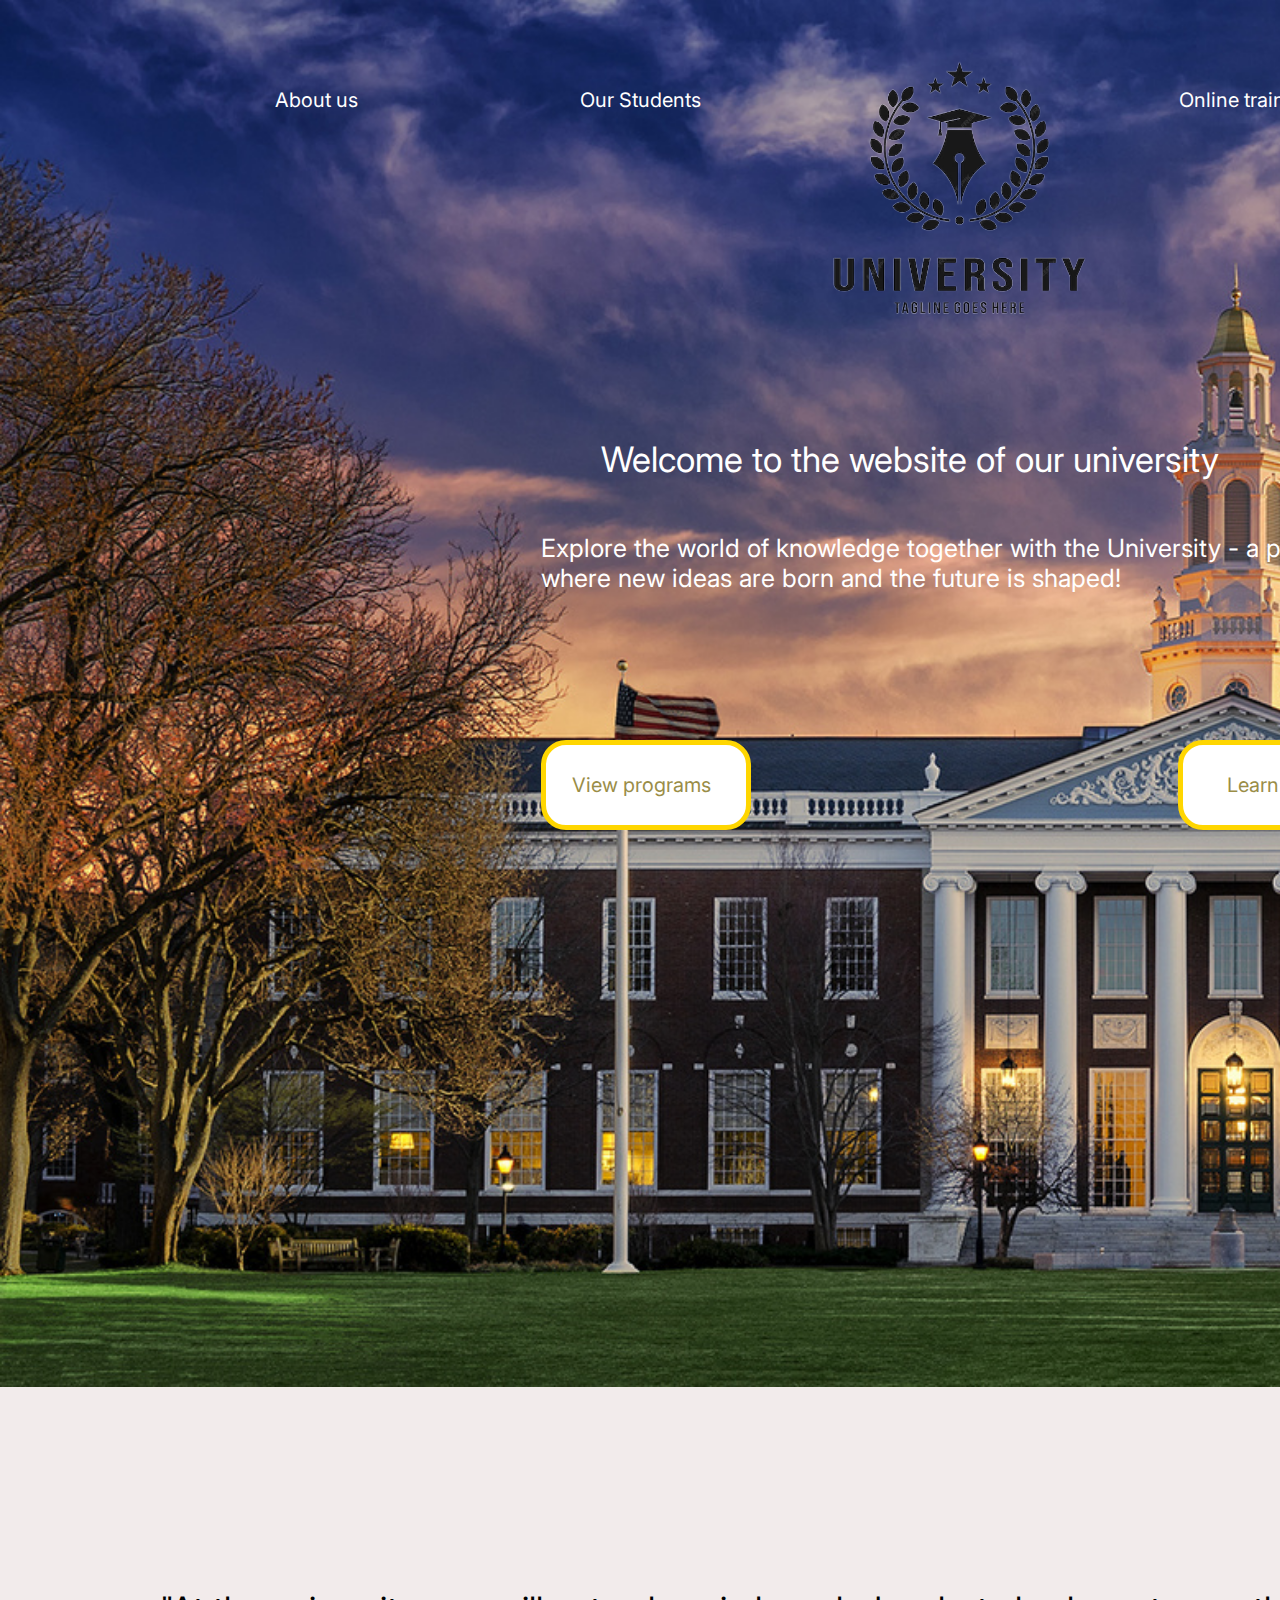
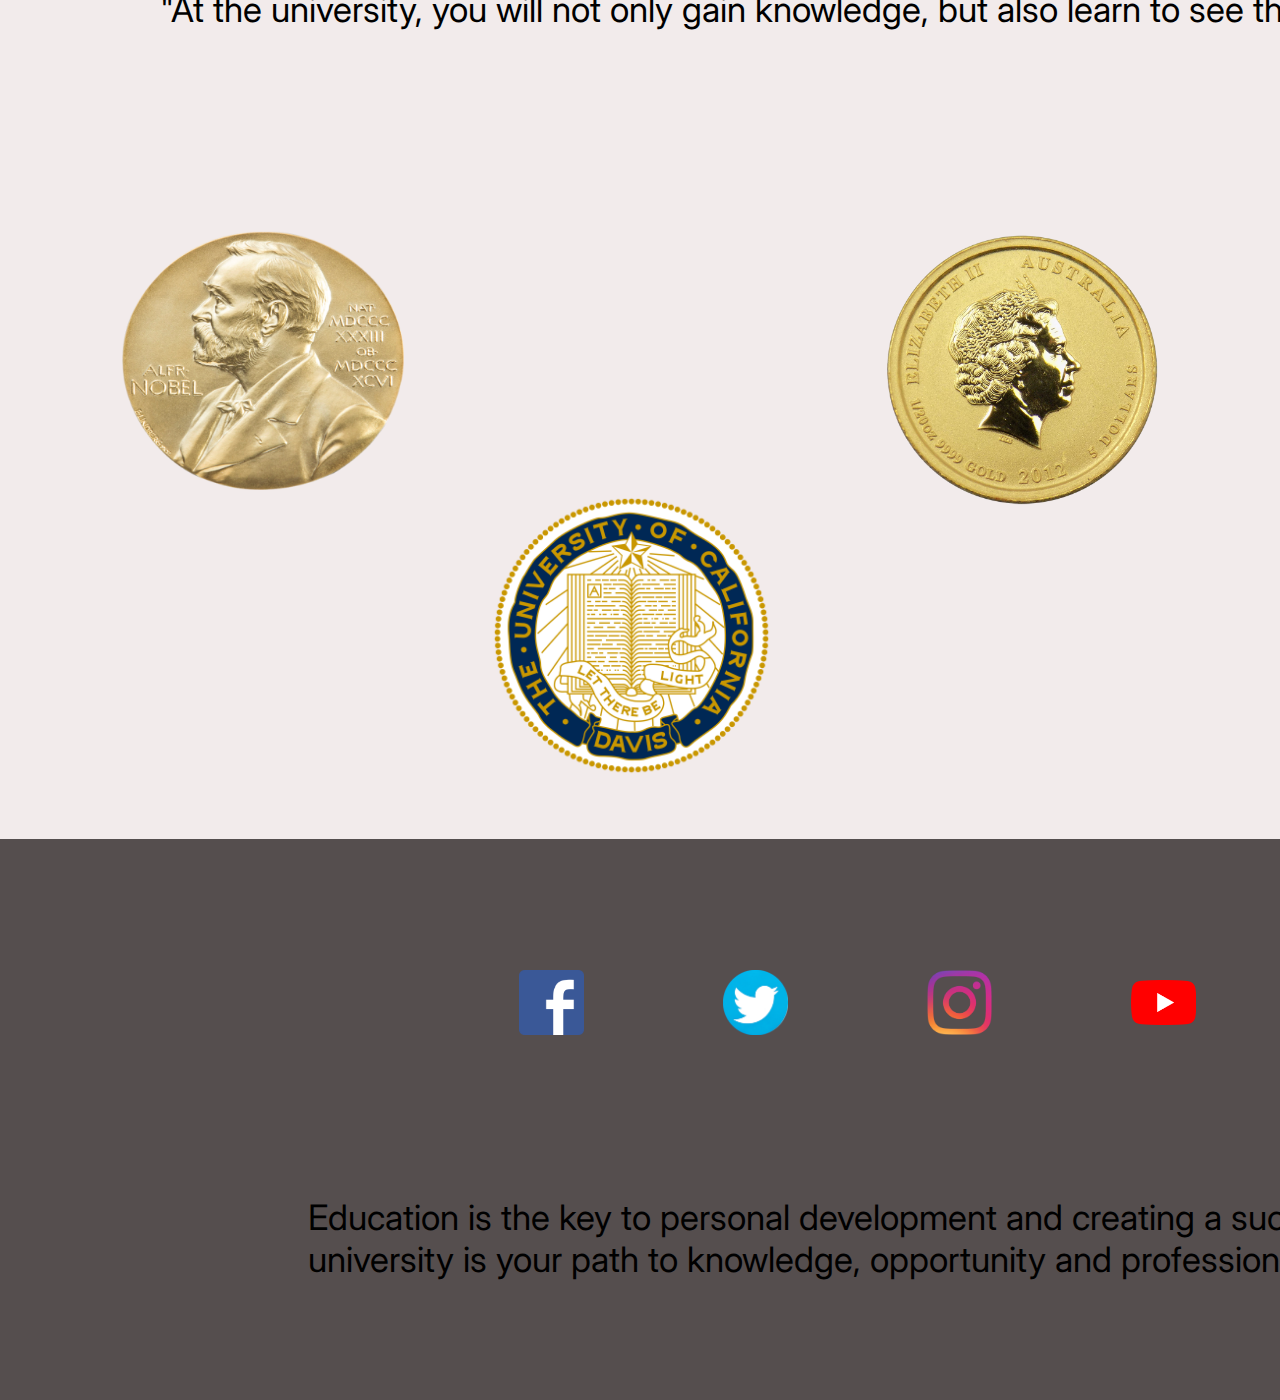
<file: Figma site/Frame1/index.html>
<html lang="en">
          <head>
            <meta charset="utf-8">
          
            <title>Html Generated</title>
            <meta name="description" content="Figma htmlGenerator">
            <meta name="author" content="htmlGenerator">
            <link href="https://fonts.googleapis.com/css?family=Inter&display=swap" rel="stylesheet">

            <link rel="stylesheet" href="styles.css">
            
            <style>
              /*
                Figma Background for illustrative/preview purposes only.
                You can remove this style tag with no consequence
              */
              body {background: #E5E5E5; }
            </style>
          
          </head>
          
          <body>
            <div class=e83_2><div  class="e4_12"></div><div  class="e4_4"></div><div  class="e4_5"></div><span  class="e4_6">Welcome to the website of our university</span><span  class="e4_7">Explore the world of knowledge together with the University - a place
where new ideas are born and the future is shaped!</span><div class=e6_27><span  class="e4_17">About us</span><span  class="e4_18"><a class = "hyhy" href = "C:\Users\User\Desktop\Figma site\Frame2\index1.html" style="text-decoration: none;">Our Students</a></span><span  class="e4_20">Online training</span><span  class="e4_19">Contacts</span></div><div  class="e6_25"></div><div class=e6_34><div  class="e6_32"></div><span  class="e6_30">View programs</span></div><div class=e6_35><div  class="e6_33"></div><span  class="e6_31">Learn more</span></div><div  class="e23_29"><button class = "haha"><a class = "hahaha" href = "C:\Users\User\Desktop\Figma site\Frame3\index2.html" style="text-decoration: none;"> Sign up </a></button> <button class = "haha1"><a class = "hahaha1" href = "C:\Users\User\Desktop\Figma site\Frame4\index3.html" style="text-decoration: none;"> Sign in </a></button> </div><span  class="e29_2">"At the university, you will not only gain knowledge, but also learn to see the world in a new way."</span><div  class="e31_3"></div><div  class="e60_4"></div><div  class="e60_5"></div><div  class="e60_6"></div><div class=e80_8><div  class="e80_3"></div><div  class="e80_4"></div><div  class="e80_5"></div><div  class="e80_6"></div><div  class="e80_7"></div></div><span  class="e80_9">Education is the key to personal development and creating a successful future.
Our university is your path to knowledge, opportunity and professional growth.</span></div>
          </body>
          </html>
</file>
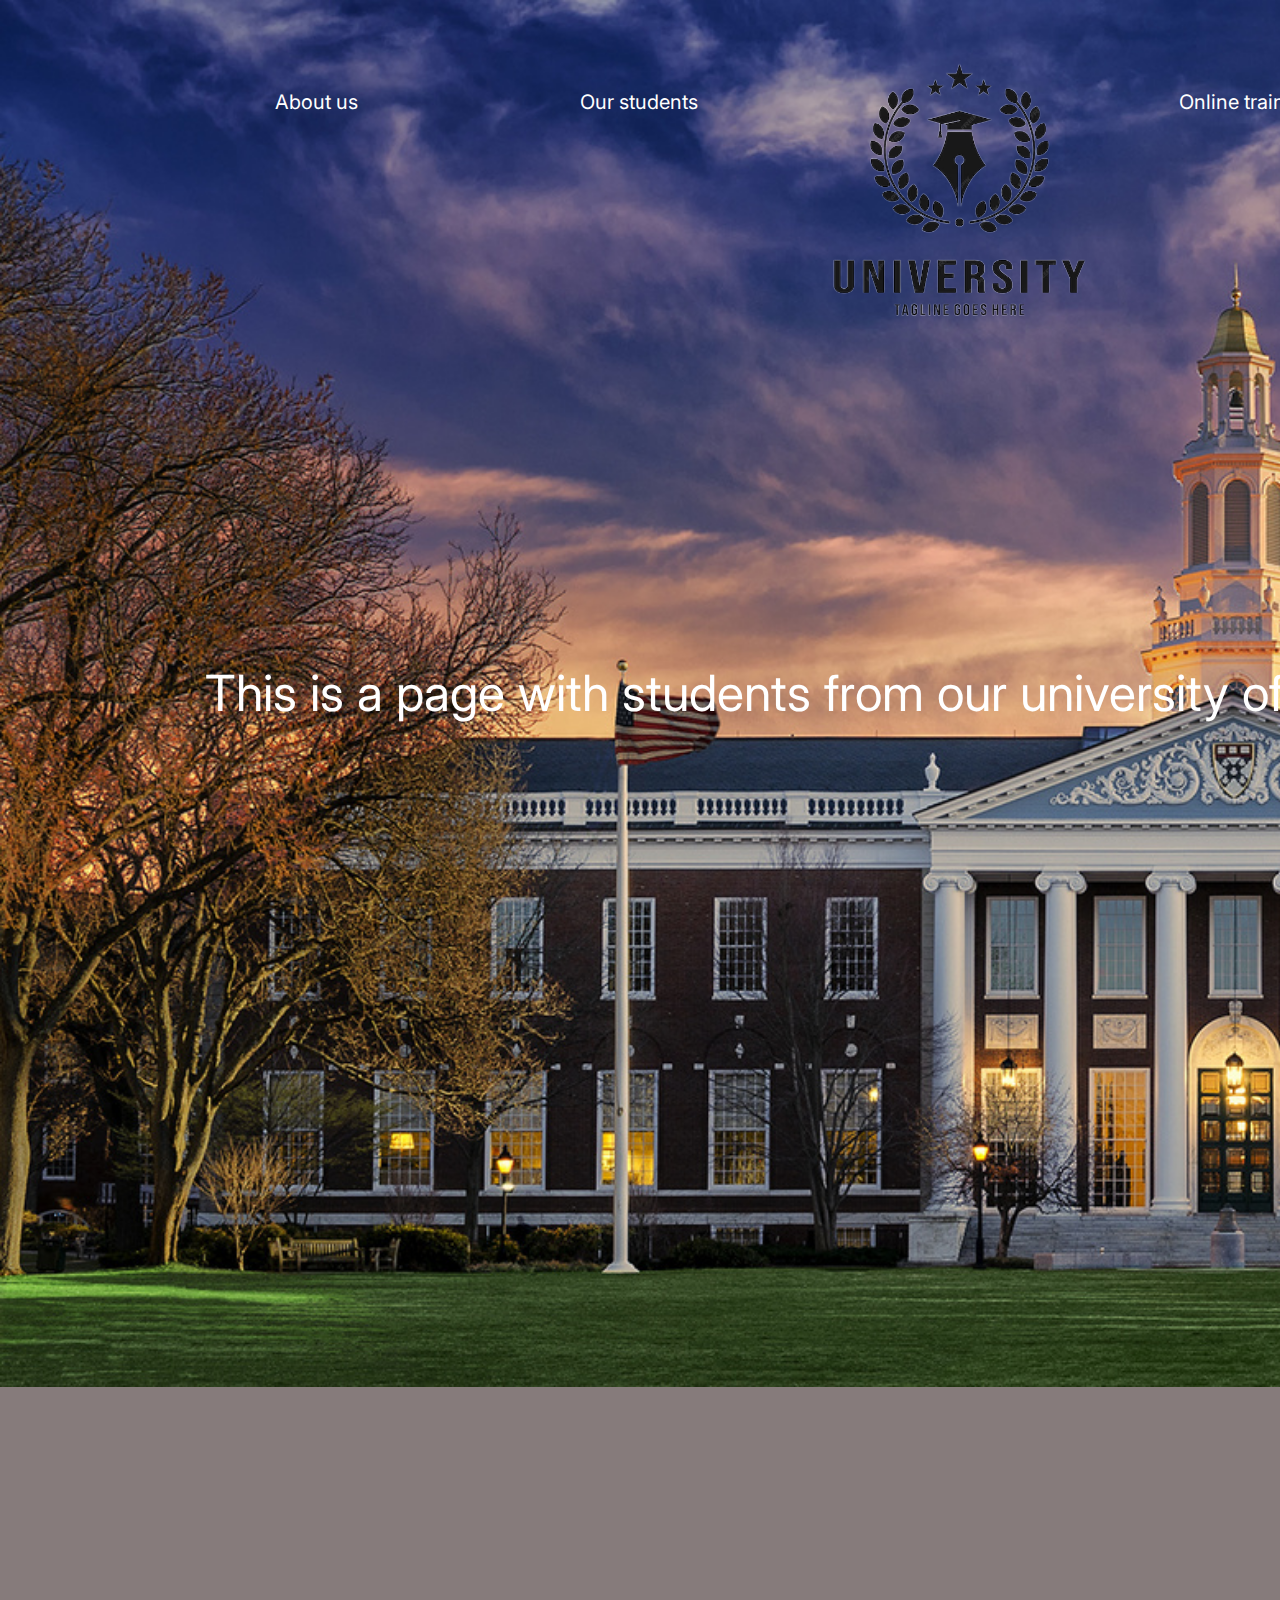
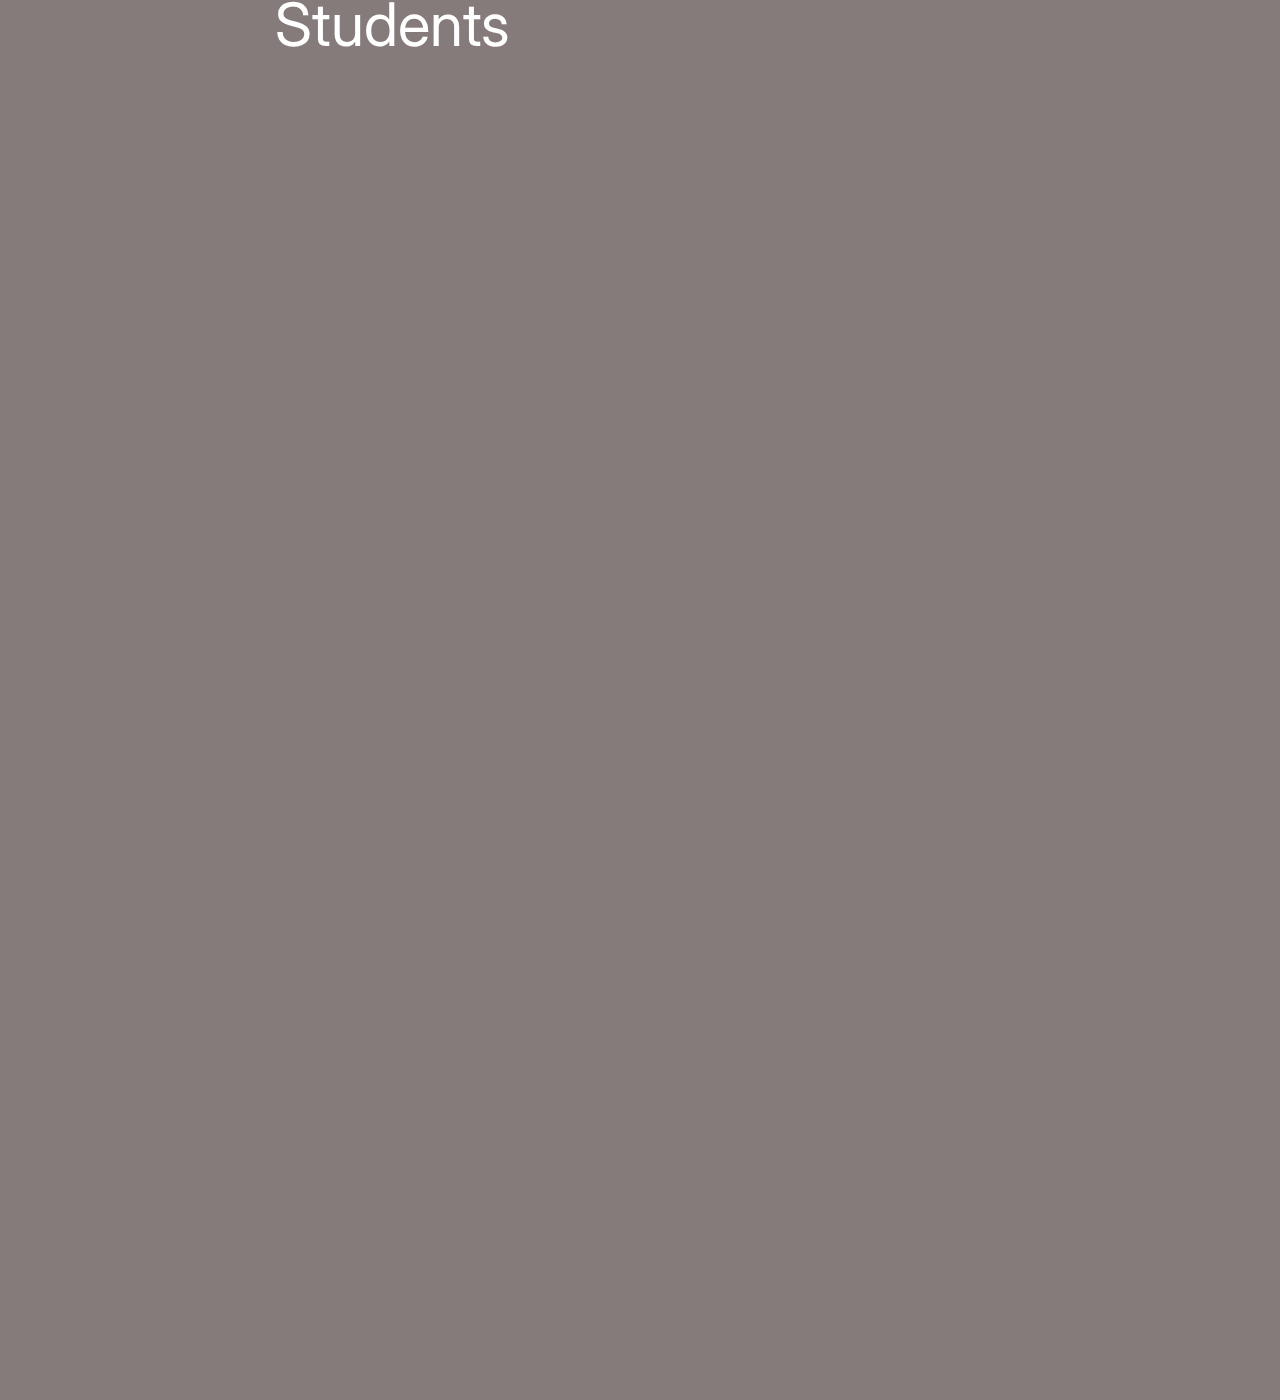
<file: Figma site/Frame2/index1.html>
<html lang="en">
          <head>
            <meta charset="utf-8">
          
            <title>Html Generated</title>
            <meta name="description" content="Figma htmlGenerator">
            <meta name="author" content="htmlGenerator">
            <link href="https://fonts.googleapis.com/css?family=Inter&display=swap" rel="stylesheet">

            <link rel="stylesheet" href="styles1.css">
            
            <style>
              /*
                Figma Background for illustrative/preview purposes only.
                You can remove this style tag with no consequence
              */
              body {background: #E5E5E5; }
            </style>
          
          </head>
          
          <body>
            <div class=e85_3><div  class="e82_33"></div><span  class="e82_41">This is a page with students from our university of all buildings</span><div class=e82_34><span  class="e82_35"><a class = "lala" href = "C:\Users\User\Desktop\Figma site\Frame1\index.html" style="text-decoration: none;">About us</a></span><span  class="e82_36">Our students</span><span  class="e82_37">Online training</span><span  class="e82_38">Contacts</span></div><div  class="e82_39"></div><div  class="e82_40"><button class = "haha"><a class = "hahaha" href = "C:\Users\User\Desktop\Figma site\Frame3\index2.html" style="text-decoration: none;"> Sign up </a></button> <button class = "haha1"><a class = "hahaha1" href = "C:\Users\User\Desktop\Figma site\Frame4\index3.html" style="text-decoration: none;"> Sign in </a></button></div><div  class="e82_42"></div><span  class="e82_43">Students</span></div>
          </body>
          </html>
</file>
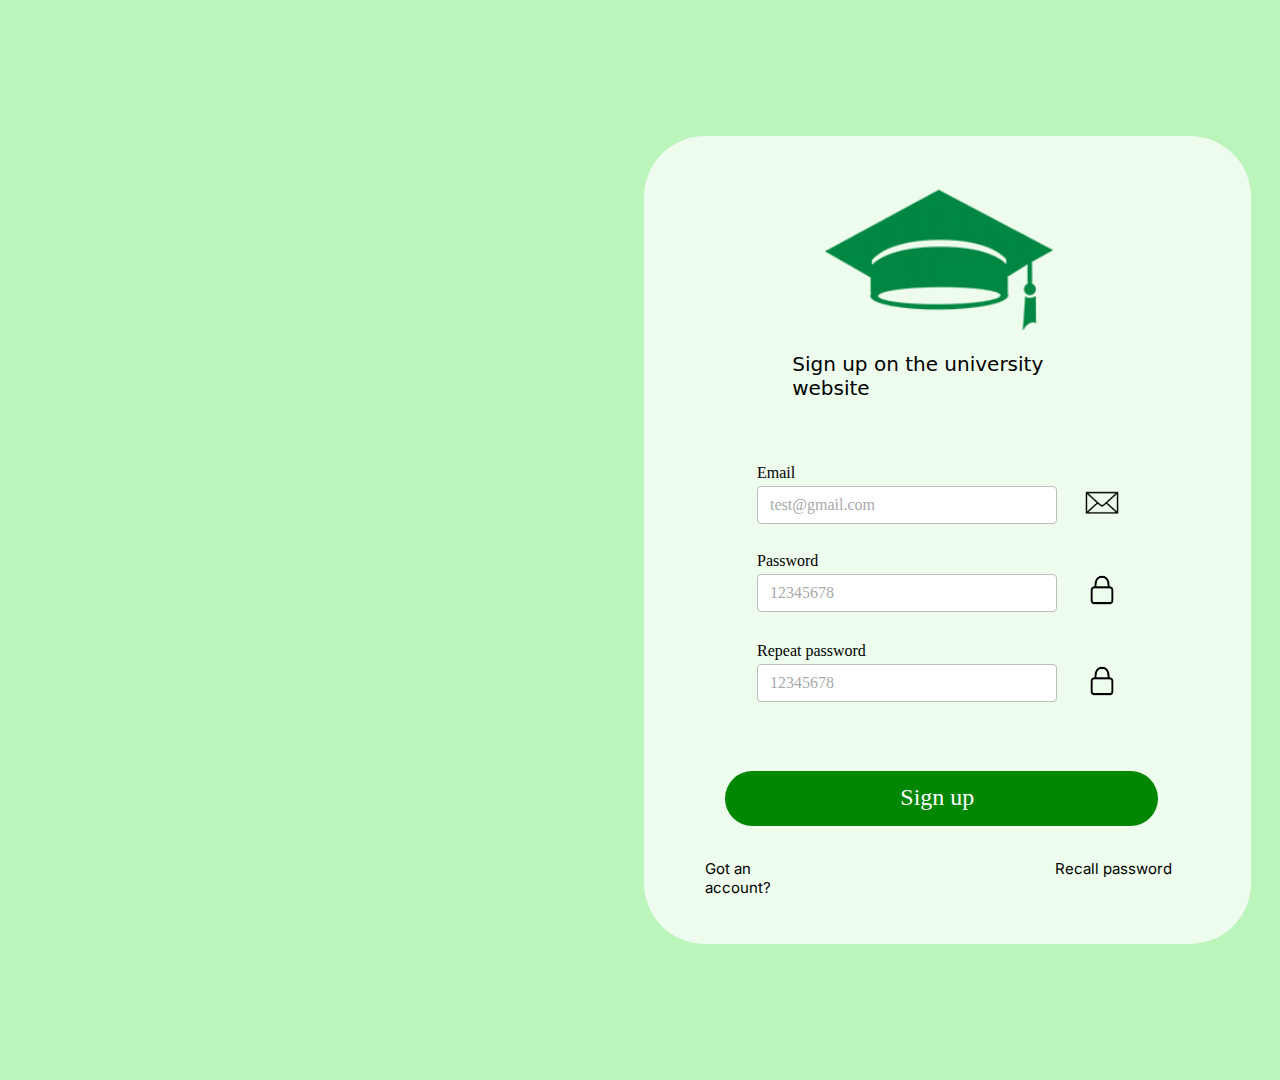
<file: Figma site/Frame3/index2.html>
<html lang="en">
          <head>
            <meta charset="utf-8">
          
            <title>Html Generated</title>
            <meta name="description" content="Figma htmlGenerator">
            <meta name="author" content="htmlGenerator">
            <link href="https://fonts.googleapis.com/css?family=Inter&display=swap" rel="stylesheet">
<link href="https://fonts.googleapis.com/css?family=Roboto&display=swap" rel="stylesheet">

            <link rel="stylesheet" href="styles2.css">
            
            <style>
              /*
                Figma Background for illustrative/preview purposes only.
                You can remove this style tag with no consequence
              */
              body {background: #E5E5E5; }
            </style>
          
          </head>
          
          <body>


            <div class=e83_3><div class=e83_2><div class="ei83_2_69_27"></div>
            <div class="hahahaha">
              <div  class="ei83_2_69_28"></div><div  class="ei83_2_69_29"></div><div  class="ei83_2_69_41"></div><div  class="ei83_2_69_31"></div><div  class="ei83_2_69_32"></div><span  class="ei83_2_69_34"><a class = "haha" href = "C:\Users\User\Desktop\Figma site\Frame4\index3.html" style="text-decoration: none;"> Got an account? </a></span><span  class="ei83_2_69_35">Sign up on the university website</span><span  class="ei83_2_69_36">Recall password</span><div  class="ei83_2_69_37"></div><div  class="ei83_2_69_43"></div><div  class="ei83_2_69_38"></div><span  class="ei83_2_69_39">Sign up</span><div  class="ei83_2_75_2"></div>
              
              <div class="text-field">
                <label class="text-field__label" for="email">Email</label>
                <input class="text-field__input" type="text" name="email" id="email" placeholder="test@gmail.com">
              </div>

              <div class="text-field2"> 
                <label class="text-field__label" for="password">Password</label>
                <input class="text-field__input" type="text" name="password" id="password" placeholder="12345678">
              </div>

              <div class="text-field3">
                <label class="text-field__label" for="repeat_password">Repeat password</label>
                <input class="text-field__input" type="text" name="repeat_password" id="repeat_password" placeholder="12345678">
              </div>

            </div>
          </div>  
          </body>
          </html>
</file>
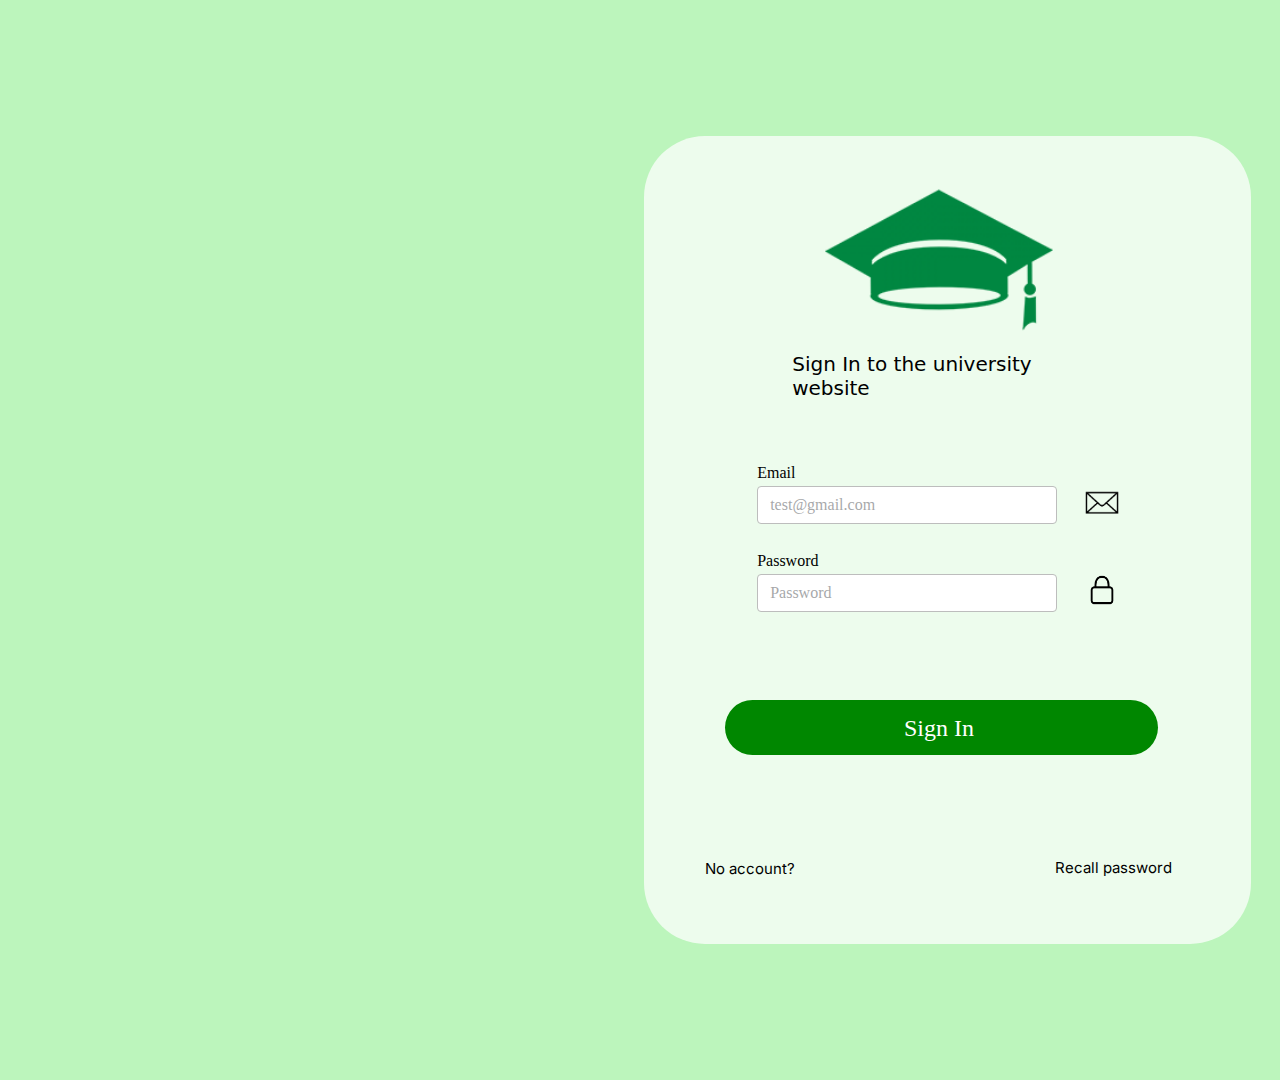
<file: Figma site/Frame4/index3.html>
<html lang="en">
          <head>
            <meta charset="utf-8">
          
            <title>Html Generated</title>
            <meta name="description" content="Figma htmlGenerator">
            <meta name="author" content="htmlGenerator">
            <link href="https://fonts.googleapis.com/css?family=Inter&display=swap" rel="stylesheet">
<link href="https://fonts.googleapis.com/css?family=Roboto&display=swap" rel="stylesheet">

            <link rel="stylesheet" href="styles3.css">
            
            <style>
              /*
                Figma Background for illustrative/preview purposes only.
                You can remove this style tag with no consequence
              */
              body {background: #E5E5E5; }
            </style>
          
          </head>
          
          <body>


            <div class=e83_3><div class=e83_2><div class="ei83_2_69_27"></div>
            <div class="hahahaha">
              <div  class="ei83_2_69_28"></div><div  class="ei83_2_69_29"></div><div  class="ei83_2_69_31"></div><div  class="ei83_2_69_32"></div><span  class="ei83_2_69_34"><a class = "hehe" href = "C:\Users\User\Desktop\Figma site\Frame3\index2.html" style="text-decoration: none;">No account?</a></span><span  class="ei83_2_69_35">Sign In to the university website</span><span  class="ei83_2_69_36">Recall password</span><div  class="ei83_2_69_37"></div><div  class="ei83_2_69_43"></div><div  class="ei83_2_69_38"></div><span  class="ei83_2_69_39">Sign In</span><div  class="ei83_2_75_2"></div>
              
              <div class="text-field">
                <label class="text-field__label" for="email">Email</label>
                <input class="text-field__input" type="text" name="email" id="email" placeholder="test@gmail.com">
              </div>

              <div class="text-field2"> 
                <label class="text-field__label" for="password">Password</label>
                <input class="text-field__input" type="text" name="password" id="password" placeholder="Password">
              </div>

            

            </div>
          </div>  
          </body>
          </html>
</file>
<file: Figma site/Frame1/styles.css>
html {
    -ms-overflow-style: none;  /* IE 10+ */
    scrollbar-width: none; /* Firefox */
}

html, body {
  margin: 0;
  padding: 0;
}
body {
	overflow-x: hidden;
	margin:0;
}
.e83_2 { 
	background-color:rgba(255, 255, 255, 1);
	width:1920px;
	height:3000px;
	position:absolute;
}
.e4_12 { 
	box-shadow:0px 4px 4px rgba(0, 0, 0, 0.25);
	background-color:rgba(0, 0, 0, 0.3499999940395355);
	width:1920px;
	height:1387px;
	position:absolute;
	left:0px;
	top:0px;
	background-image:url(images/rectangle_4.png);
	background-repeat:no-repeat;
	background-size:cover;
}
.e4_4 { 
	background-color:rgba(85.0000025331974, 77.56250202655792, 77.56250202655792, 1);
	width:1920px;
	height:561px;
	position:absolute;
	left:0px;
	top:2439px;
}
.e4_5 { 
	background-color:rgba(242.24999696016312, 235.1843824982643, 235.1843824982643, 1);
	width:1920px;
	height:1052px;
	position:absolute;
	left:0px;
	top:1387px;
}
.e4_6 { 
	color:rgba(255, 255, 255, 1);
	width:717px;
	height:42px;
	position:absolute;
	left:601px;
	top:438px;
	font-family:Inter;
	text-align:left;
	font-size:35px;
	letter-spacing:0;
}
.e4_7 { 
	color:rgba(255, 255, 255, 1);
	width:837px;
	height:60px;
	position:absolute;
	left:541px;
	top:533px;
	font-family:Inter;
	text-align:left;
	font-size:25px;
	letter-spacing:0;
}
.e6_27 { 
	width:1646px;
	height:24px;
	position:absolute;
	left:137px;
	top:88px;
}
.e4_17 { 
	color:rgba(255, 255, 255, 1);
	width:88px;
	height:24px;
	position:absolute;
	left:138px;
	top:0px;
	font-family:Inter;
	text-align:left;
	font-size:20px;
	letter-spacing:0;
}
.e4_18 { 
	color:rgba(255, 255, 255, 1);
	width:127px;
	height:24px;
	position:absolute;
	left:443px;
	top:0px;
	font-family:Inter;
	text-align:left;
	font-size:20px;
	letter-spacing:0;
}
.e4_20 { 
	color:rgba(255, 255, 255, 1);
	width:142px;
	height:24px;
	position:absolute;
	left:1042px;
	top:0px;
	font-family:Inter;
	text-align:left;
	font-size:20px;
	letter-spacing:0;
}
.e4_19 { 
	color:rgba(255, 255, 255, 1);
	width:89px;
	height:24px;
	position:absolute;
	left:1392px;
	top:0px;
	font-family:Inter;
	text-align:left;
	font-size:20px;
	letter-spacing:0;
}
.e82_14 { 
	width:1646px;
	height:24px;
	position:absolute;
	left:137px;
	top:88px;
}
.e82_15 { 
	color:rgba(255, 255, 255, 1);
	width:88px;
	height:24px;
	position:absolute;
	left:138px;
	top:0px;
	font-family:Inter;
	text-align:left;
	font-size:20px;
	letter-spacing:0;
}
.e82_16 { 
	color:rgba(255, 255, 255, 1);
	width:127px;
	height:24px;
	position:absolute;
	left:443px;
	top:0px;
	font-family:Inter;
	text-align:left;
	font-size:20px;
	letter-spacing:0;
}
.e82_17 { 
	color:rgba(255, 255, 255, 1);
	width:142px;
	height:24px;
	position:absolute;
	left:1042px;
	top:0px;
	font-family:Inter;
	text-align:left;
	font-size:20px;
	letter-spacing:0;
}
.e82_18 { 
	color:rgba(255, 255, 255, 1);
	width:89px;
	height:24px;
	position:absolute;
	left:1392px;
	top:0px;
	font-family:Inter;
	text-align:left;
	font-size:20px;
	letter-spacing:0;
}
.e82_20 { 
	width:1646px;
	height:24px;
	position:absolute;
	left:137px;
	top:88px;
}
.e82_21 { 
	color:rgba(255, 255, 255, 1);
	width:88px;
	height:24px;
	position:absolute;
	left:138px;
	top:0px;
	font-family:Inter;
	text-align:left;
	font-size:20px;
	letter-spacing:0;
}
.e82_22 { 
	color:rgba(255, 255, 255, 1);
	width:127px;
	height:24px;
	position:absolute;
	left:443px;
	top:0px;
	font-family:Inter;
	text-align:left;
	font-size:20px;
	letter-spacing:0;
}
.e82_23 { 
	color:rgba(255, 255, 255, 1);
	width:142px;
	height:24px;
	position:absolute;
	left:1042px;
	top:0px;
	font-family:Inter;
	text-align:left;
	font-size:20px;
	letter-spacing:0;
}
.e82_24 { 
	color:rgba(255, 255, 255, 1);
	width:89px;
	height:24px;
	position:absolute;
	left:1392px;
	top:0px;
	font-family:Inter;
	text-align:left;
	font-size:20px;
	letter-spacing:0;
}
.e6_25 { 
	width:453px;
	height:446px;
	position:absolute;
	left:733px;
	top:-39px;
	background-image:url(images/luxury_university_logo_design_139869_120_1.png);
	background-repeat:no-repeat;
	background-size:cover;
}
.e6_34 { 
	width:200px;
	height:81px;
	position:absolute;
	left:541px;
	top:740px;
}
.e6_32 { 
	background-color:rgba(255, 255, 255, 1);
	width:200px;
	height:80px;
	border-top-left-radius:25px;
	border-top-right-radius:25px;
	border-bottom-left-radius:25px;
	border-bottom-right-radius:25px;
}
.e6_32 { 
	border:5px solid rgba(255, 214.19997811317444, 0, 1);
}
.e6_30 { 
	color:rgba(154.0625050663948, 140.81304162740707, 71.25390574336052, 1);
	width:147px;
	height:24px;
	position:absolute;
	left:31px;
	top:33px;
	font-family:Inter;
	text-align:left;
	font-size:20px;
	letter-spacing:0;
}
.e6_35 { 
	width:200px;
	height:81px;
	position:absolute;
	left:1178px;
	top:740px;
}
.e6_33 { 
	background-color:rgba(255, 255, 255, 1);
	width:200px;
	height:80px;
	position:absolute;
	border-top-left-radius:25px;
	border-top-right-radius:25px;
	border-bottom-left-radius:25px;
	border-bottom-right-radius:25px;
}
.e6_33 { 
	border:5px solid rgba(255, 214.19997811317444, 0, 1);
}
.e6_31 { 
	color:rgba(154.00000602006912, 141.0000067949295, 71.00000336766243, 1);
	width:110px;
	height:24px;
	position:absolute;
	left:48.5px;
	top:33px;
	font-family:Inter;
	text-align:left;
	font-size:20px;
	letter-spacing:0;
}
.e23_29 { 
	width:6rem;
	height:2.5rem;
	position:absolute;
	left:113.7rem;
	top: 0.05rem;
	background-color: white;
	background-repeat:no-repeat;
	background-size:cover;
}
.e29_2 { 
	color:rgba(0, 0, 0, 1);
	width:1600px;
	height:42px;
	position:absolute;
	left:160px;
	top:1588px;
	font-family:Inter;
	text-align:left;
	font-size:35px;
	letter-spacing:0;
}
.e31_3 { 
	width:407px;
	height:326px;
	position:absolute;
	left:1378px;
	top:1727px;
	background-image:url(images/onlinesignatures_1.png);
	background-repeat:no-repeat;
	background-size:cover;
}
.e60_4 { 
	width:282px;
	height:259px;
	position:absolute;
	left:122px;
	top:1831px;
	background-image:url(images/pngwing_2.png);
	background-repeat:no-repeat;
	background-size:cover;
}
.e60_5 { 
	width:295px;
	height:295px;
	position:absolute;
	left:484px;
	top:2088px;
	background-image:url(images/pngwing_3.png);
	background-repeat:no-repeat;
	background-size:cover;
}
.e60_6 { 
	width:277px;
	height:277px;
	position:absolute;
	left:884px;
	top:1831px;
	background-image:url(images/pngwing_4.png);
	background-repeat:no-repeat;
	background-size:cover;
}
.e80_8 { 
	width:881px;
	height:65px;
	position:absolute;
	left:519px;
	top:2570px;
}
.e80_3 { 
	width:65px;
	height:65px;
	position:absolute;
	left:0px;
	top:0px;
	background-image:url(images/pngwing_5.png);
	background-repeat:no-repeat;
	background-size:cover;
}
.e80_4 { 
	width:65px;
	height:64.78826904296875px;
	position:absolute;
	left:204px;
	top:0.105865478515625px;
	background-image:url(images/pngwing_6.png);
	background-repeat:no-repeat;
	background-size:cover;
}
.e80_5 { 
	width:65px;
	height:65px;
	position:absolute;
	left:408px;
	top:0px;
	background-image:url(images/pngwing_7.png);
	background-repeat:no-repeat;
	background-size:cover;
}
.e80_6 { 
	width:65px;
	height:45.7599983215332px;
	position:absolute;
	left:612px;
	top:9.620000839233398px;
	background-image:url(images/pngwing_8.png);
	background-repeat:no-repeat;
	background-size:cover;
}
.e80_7 { 
	width:65px;
	height:65px;
	position:absolute;
	left:816px;
	top:0px;
	background-image:url(images/pngwing_9.png);
	background-repeat:no-repeat;
	background-size:cover;
}
.e80_9 { 
	color:rgba(0, 0, 0, 1);
	width:1304px;
	height:84px;
	position:absolute;
	left:308px;
	top:2796px;
	font-family:Inter;
	text-align:left;
	font-size:35px;
	letter-spacing:0;
}

.hyhy{
	color: white;
}

.hahaha{
	color: black;
}

.hahaha1 {
	margin-left: 0.25rem;
	color: black;
}
</file>
<file: Figma site/Frame2/styles1.css>
::-webkit-scrollbar { /* chrome based */
    width: 0px;  /* ширина scrollbar'a */
    background: transparent;  /* опционально */
}

html {
    -ms-overflow-style: none;  /* IE 10+ */
    scrollbar-width: none; /* Firefox */
}

html, body {
  margin: 0;
  padding: 0;
}
body {
	margin: 0;
	overflow-x: hidden;
}
.e85_3 { 
	background-color:rgba(255, 255, 255, 1);
	width:1920px;
	height:3000px;
	position:absolute;
}
.e82_33 { 
	box-shadow:0px 4px 4px rgba(0, 0, 0, 0.25);
	background-color:rgba(0, 0, 0, 0.3499999940395355);
	width:1920px;
	height:1387px;
	position:absolute;
	left:0px;
	top:0px;
	background-image:url(images1/rectangle_5.png);
	background-repeat:no-repeat;
	background-size:cover;
}
.e82_41 { 
	color:rgba(255, 255, 255, 1);
	width:1510px;
	height:61px;
	position:absolute;
	left:205px;
	top:663px;
	font-family:Inter;
	text-align:left;
	font-size:50px;
	letter-spacing:0;
}
.e82_34 { 
	width:1646px;
	height:24px;
	position:absolute;
	left:137px;
	top:90px;
}
.e82_35 { 
	color:rgba(255, 255, 255, 1);
	width:88px;
	height:24px;
	position:absolute;
	left:138px;
	top:0px;
	font-family:Inter;
	text-align:left;
	font-size:20px;
	letter-spacing:0;
}
.e82_36 { 
	color:rgba(255, 255, 255, 1);
	width:127px;
	height:24px;
	position:absolute;
	left:443px;
	top:0px;
	font-family:Inter;
	text-align:left;
	font-size:20px;
	letter-spacing:0;
}
.e82_37 { 
	color:rgba(255, 255, 255, 1);
	width:142px;
	height:24px;
	position:absolute;
	left:1042px;
	top:0px;
	font-family:Inter;
	text-align:left;
	font-size:20px;
	letter-spacing:0;
}
.e82_38 { 
	color:rgba(255, 255, 255, 1);
	width:89px;
	height:24px;
	position:absolute;
	left:1392px;
	top:0px;
	font-family:Inter;
	text-align:left;
	font-size:20px;
	letter-spacing:0;
}
.e82_39 { 
	width:453px;
	height:446px;
	position:absolute;
	left:733px;
	top:-37px;
	background-image:url(images1/luxury_university_logo_design_139869_120_2.png);
	background-repeat:no-repeat;
	background-size:cover;
}
.e82_40 { 
	width:6rem;
	height:2.5rem;
	position:absolute;
	left:113.7rem;
	top: 0.05rem;
	background-color: white;
	background-repeat:no-repeat;
	background-size:cover;
}
.e82_42 { 
	background-color:rgba(133.87499392032623, 122.71874696016312, 122.71874696016312, 1);
	width:1920px;
	height:1613px;
	position:absolute;
	left:0px;
	top:1387px;
}
.e82_43 { 
	color:rgba(255, 255, 255, 1);
	width:264px;
	height:73px;
	position:absolute;
	left:275px;
	top:1588px;
	font-family:Inter;
	text-align:left;
	font-size:60px;
	letter-spacing:0;
}

.lala {
	color: white;
}

.hahaha1 {
	margin-left: 0.25rem;
	color: black;
}

.hahaha {
	color: black;
}
</file>
<file: Figma site/Frame3/styles2.css>
body {
	margin: 0;
	overflow-x: hidden;
}
.e83_3 { 
	background-color:rgba(255, 255, 255, 1);
	width:1920px;
	height:1080px;
	position:absolute;
}
.e83_2 { 
	width:1920px;
	height:1080px;
	position:absolute;
	left:0px;
	top:0px;
}
.ei83_2_69_27 { 
	background-color:rgba(188.0000039935112, 245.00000059604645, 188.0000039935112, 1);
	width:1920px;
	height:1080px;
	position:absolute;
	left:0px;
	top:0px;
}
.ei83_2_69_28 { 
	margin-left: 15px;
	background-color:rgba(237.0000010728836, 252.00000017881393, 237.0000010728836, 1);
	width:607px;
	height:808px;
	position:absolute;
	left:624px;
	top:136px;
	border-top-left-radius:61px;
	border-top-right-radius:61px;
	border-bottom-left-radius:61px;
	border-bottom-right-radius:61px;
}
.ei83_2_69_29 { 
	width:34px;
	height:34px;
	position:absolute;
	left: 67.5rem;
	top:35.8rem;
	background-image:url(images2/free_icon_lock_6423891_6.png);
	background-repeat:no-repeat;
	background-size:cover;
}
.ei83_2_69_41 { 
	width:34px;
	height:34px;
	position:absolute;
	left: 67.5rem;
	top:664px;
	background-image:url(images2/free_icon_lock_6423891_7.png);
	background-repeat:no-repeat;
	background-size:cover;
}
.i83_2_69_31 { 
	border:1px solid rgba(0, 0, 0, 1);
}
.ei83_2_69_31 { 
	width:430px;
	height:0px;
	position:absolute;
	left:713px;
	top:507px;
}
.ei83_2_69_32 { 
	width:34px;
	height:34px;
	position:absolute;
	left: 67.5rem;
	top:30.3rem;
	background-image:url(images2/pngwing_4.png);
	background-repeat:no-repeat;
	background-size:cover;
}
.ei83_2_69_33 { 
	color:rgba(0, 0, 0, 1);
	width:59px;
	height:18px;
	position:absolute;
	left:718px;
	top:575px;
	font-family:Inter;
	text-align:left;
	font-size:15px;
	letter-spacing:0;
}
.ei83_2_69_34 { 
	margin-top: 20px;
	color:rgba(0, 0, 0, 1);
	width:97px;
	height:18px;
	position:absolute;
	left:700px;
	top:839px;
	font-family:Inter;
	text-align:left;
	font-size:15px;
	letter-spacing:0;
}
.ei83_2_69_35 { 
	color:rgba(0, 0, 0, 1);
	width:311px;
	height:24px;
	position:absolute;
	left:49.2rem;
	top:352px;
	font-family:system-ui, -apple-system, BlinkMacSystemFont, 'Segoe UI', Roboto, Oxygen, Ubuntu, Cantarell, 'Open Sans', 'Helvetica Neue', sans-serif;
	text-align:left;
	font-size:20px;
	letter-spacing:0;
}
.ei83_2_69_36 {
	margin-top: 20px; 
	color:rgba(0, 0, 0, 1);
	width:139px;
	height:18px;
	position:absolute;
	left:1050px;
	top:839px;
	font-family:Inter;
	text-align:left;
	font-size:15px;
	letter-spacing:0;
}
.i83_2_69_37 { 
	border:1px solid rgba(0, 0, 0, 1);
}
.ei83_2_69_37 { 
	width:430px;
	height:0px;
	position:absolute;
	left:712px;
	top:604px;
}
.i83_2_69_43 { 
	border:1px solid rgba(0, 0, 0, 1);
}
.ei83_2_69_43 { 
	width:430px;
	height:0px;
	position:absolute;
	left:712px;
	top:701px;
}
.ei83_2_69_38 { 
	background-color:rgba(0, 135.00000715255737, 0, 1);
	width:433.4685363769531px;
	height:55.21581268310547px;
	position:absolute;
	left:720px;
	top:771px;
	border-radius:50px;
}
.ei83_2_69_39 { 
	color:rgba(255, 255, 255, 1);
	width:79px;
	height:290px;
	position:absolute;
	left:55.8rem;
	top:49rem;
	font-family:'Times New Roman', Times, serif;
	text-align:center;
	font-size:24px;
	letter-spacing:0;
}
.ei83_2_75_2 { 
	width:228px;
	height:195px;
	position:absolute;
	left:820px;
	top:146px;
	background-image:url(images2/fewfffewfwfwefewfwef_8.png);
	background-repeat:no-repeat;
	background-size:cover;
}
.ei83_2_82_3 { 
	width:100px;
	height:100px;
	position:absolute;
	left:120px;
	top:376px;
}
.hahahaha {
	position: absolute;
	left: 5px;
}

h1 {
	font-size: 1.25rem;
	font-weight: 500;
	}
	

	p {
	font-weight: 500;
		}
	
	
	.text-field {
	position: absolute;
	top: 29rem;
	left: 720px;
		}
	
	.text-field__label {
	display: block;
	margin-bottom: 0.25rem;
	margin-right: -10rem;
	margin-left: 2rem;
		}
	
	.text-field__input {
	display: block;
	width: 300;
	height: calc(2.25rem + 2px);
	padding: 0.375rem 0.75rem;
	font-family: inherit;
	font-size: 1rem;
	font-weight: 400;
	line-height: 1.5;
	color: #212529;
	background-color: #fff;
	background-clip: padding-box;
	border: 1px solid #bdbdbd;
	border-radius: 0.25rem;
	transition: border-color 0.15s ease-in-out, box-shadow 0.15s ease-in-out;
	position: absolute;
	left: 2rem;
		}
	
	.text-field__input::placeholder {
	color: #212529;
	opacity: 0.4;
		}
	
	.text-field__input:focus {
	color: #212529;
	background-color: #fff;
	border-color: #bdbdbd;
	outline: 0;
	box-shadow: 0 0 0 0.2rem rgba(158, 158, 158, 0.25);
		}
	
	.text-field__input:disabled,
	.text-field__input[readonly] {
	background-color: #f5f5f5;
	opacity: 1;
		}
	
		.text-field2 {
			position: absolute;
			top: 34.5rem;
			left: 720px;
				}
				.text-field3 {
					position: absolute;
					top: 40.1rem;
					left: 720px;
						}

.haha {
	color: black;
}
</file>
<file: Figma site/Frame4/styles3.css>
body {
	margin: 0;
	overflow-x: hidden;
}
.e83_3 { 
	background-color:rgba(255, 255, 255, 1);
	width:1920px;
	height:1080px;
	position:absolute;
}
.e83_2 { 
	width:1920px;
	height:1080px;
	position:absolute;
	left:0px;
	top:0px;
}
.ei83_2_69_27 { 
	background-color:rgba(188.0000039935112, 245.00000059604645, 188.0000039935112, 1);
	width:1920px;
	height:1080px;
	position:absolute;
	left:0px;
	top:0px;
}
.ei83_2_69_28 { 
	margin-left: 15px;
	background-color:rgba(237.0000010728836, 252.00000017881393, 237.0000010728836, 1);
	width:607px;
	height:808px;
	position:absolute;
	left:624px;
	top:136px;
	border-top-left-radius:61px;
	border-top-right-radius:61px;
	border-bottom-left-radius:61px;
	border-bottom-right-radius:61px;
}
.ei83_2_69_29 { 
	width:34px;
	height:34px;
	position:absolute;
	left: 67.5rem;
	top:35.8rem;
	background-image:url(images3/free_icon_lock_6423891_6.png);
	background-repeat:no-repeat;
	background-size:cover;
}
.ei83_2_69_41 { 
	width:34px;
	height:34px;
	position:absolute;
	left: 68.855rem;
	top:664px;
	background-image:url(images3/free_icon_lock_6423891_7.png);
	background-repeat:no-repeat;
	background-size:cover;
}
.i83_2_69_31 { 
	border:1px solid rgba(0, 0, 0, 1);
}
.ei83_2_69_31 { 
	width:430px;
	height:0px;
	position:absolute;
	left:713px;
	top:507px;
}
.ei83_2_69_32 { 
	width:34px;
	height:34px;
	position:absolute;
	left: 67.5rem;
	top:30.3rem;
	background-image:url(images3/pngwing_4.png);
	background-repeat:no-repeat;
	background-size:cover;
}
.ei83_2_69_33 { 
	color:rgba(0, 0, 0, 1);
	width:59px;
	height:18px;
	position:absolute;
	left:718px;
	top:575px;
	font-family:Inter;
	text-align:left;
	font-size:15px;
	letter-spacing:0;
}
.ei83_2_69_34 { 
	margin-top: 20px;
	color:rgba(0, 0, 0, 1);
	width:97px;
	height:18px;
	position:absolute;
	left:700px;
	top:839px;
	font-family:Inter;
	text-align:left;
	font-size:15px;
	letter-spacing:0;
}
.ei83_2_69_35 { 
	color:rgba(0, 0, 0, 1);
	width:311px;
	height:24px;
	position:absolute;
	left: 49.2rem;
	top:352px;
	font-family:system-ui, -apple-system, BlinkMacSystemFont, 'Segoe UI', Roboto, Oxygen, Ubuntu, Cantarell, 'Open Sans', 'Helvetica Neue', sans-serif;
	text-align:left;
	font-size:20px;
	letter-spacing:0;
}
.ei83_2_69_36 {
	margin-top: 1.2rem; 
	color:rgba(0, 0, 0, 1);
	width:139px;
	height:18px;
	position:absolute;
	left:1050px;
	top:839px;
	font-family:Inter;
	text-align:left;
	font-size:15px;
	letter-spacing:0;
}
.i83_2_69_37 { 
	border:1px solid rgba(0, 0, 0, 1);
}
.ei83_2_69_37 { 
	width:430px;
	height:0px;
	position:absolute;
	left:712px;
	top:604px;
}
.i83_2_69_43 { 
	border:1px solid rgba(0, 0, 0, 1);
}
.ei83_2_69_43 { 
	width:430px;
	height:0px;
	position:absolute;
	left:712px;
	top:701px;
}
.ei83_2_69_38 { 
	background-color:rgba(0, 135.00000715255737, 0, 1);
	width:433.4685363769531px;
	height:55.21581268310547px;
	position:absolute;
	left:720px;
	top:700px;
	border-radius:50px;
}
.ei83_2_69_39 { 
	color:rgba(255, 255, 255, 1);
	width:79px;
	height:25px;
	position:absolute;
	left:55.9rem;
	top:44.7rem;
	font-family:'Times New Roman', Times, serif;
	text-align:center;
	font-size:24px;
	letter-spacing:0;
}
.ei83_2_75_2 { 
	width:228px;
	height:195px;
	position:absolute;
	left:820px;
	top:146px;
	background-image:url(images3/fewfffewfwfwefewfwef_8.png);
	background-repeat:no-repeat;
	background-size:cover;
}
.ei83_2_82_3 { 
	width:100px;
	height:100px;
	position:absolute;
	left:120px;
	top:376px;
}
.hahahaha {
	position: absolute;
	left: 5px;
}

h1 {
	font-size: 1.25rem;
	font-weight: 500;
	}
	

	p {
	font-weight: 500;
		}
	
	
	.text-field {
	position: absolute;
	top: 29rem;
	left: 720px;
		}
	
	.text-field__label {
	display: block;
	margin-bottom: 0.25rem;
	margin-left: 2.01rem;
		}
	
	.text-field__input {
	display: block;
	width: 300;
	height: calc(2.25rem + 2px);
	padding: 0.375rem 0.75rem;
	font-family: inherit;
	font-size: 1rem;
	font-weight: 400;
	line-height: 1.5;
	color: #212529;
	background-color: #fff;
	background-clip: padding-box;
	border: 1px solid #bdbdbd;
	border-radius: 0.25rem;
	transition: border-color 0.15s ease-in-out, box-shadow 0.15s ease-in-out;
	margin-left: 2.01rem;
		}
	
	.text-field__input::placeholder {
	color: #212529;
	opacity: 0.4;
		}
	
	.text-field__input:focus {
	color: #212529;
	background-color: #fff;
	border-color: #bdbdbd;
	outline: 0;
	box-shadow: 0 0 0 0.2rem rgba(158, 158, 158, 0.25);
		}
	
	.text-field__input:disabled,
	.text-field__input[readonly] {
	background-color: #f5f5f5;
	opacity: 1;
		}
	
		.text-field2 {
			position: absolute;
			top: 34.5rem;
			left: 720px;
				}
				.text-field3 {
					position: absolute;
					top: 40.1rem;
					left: 720px;
						}

.hehe {
	color: black;
}
</file>
